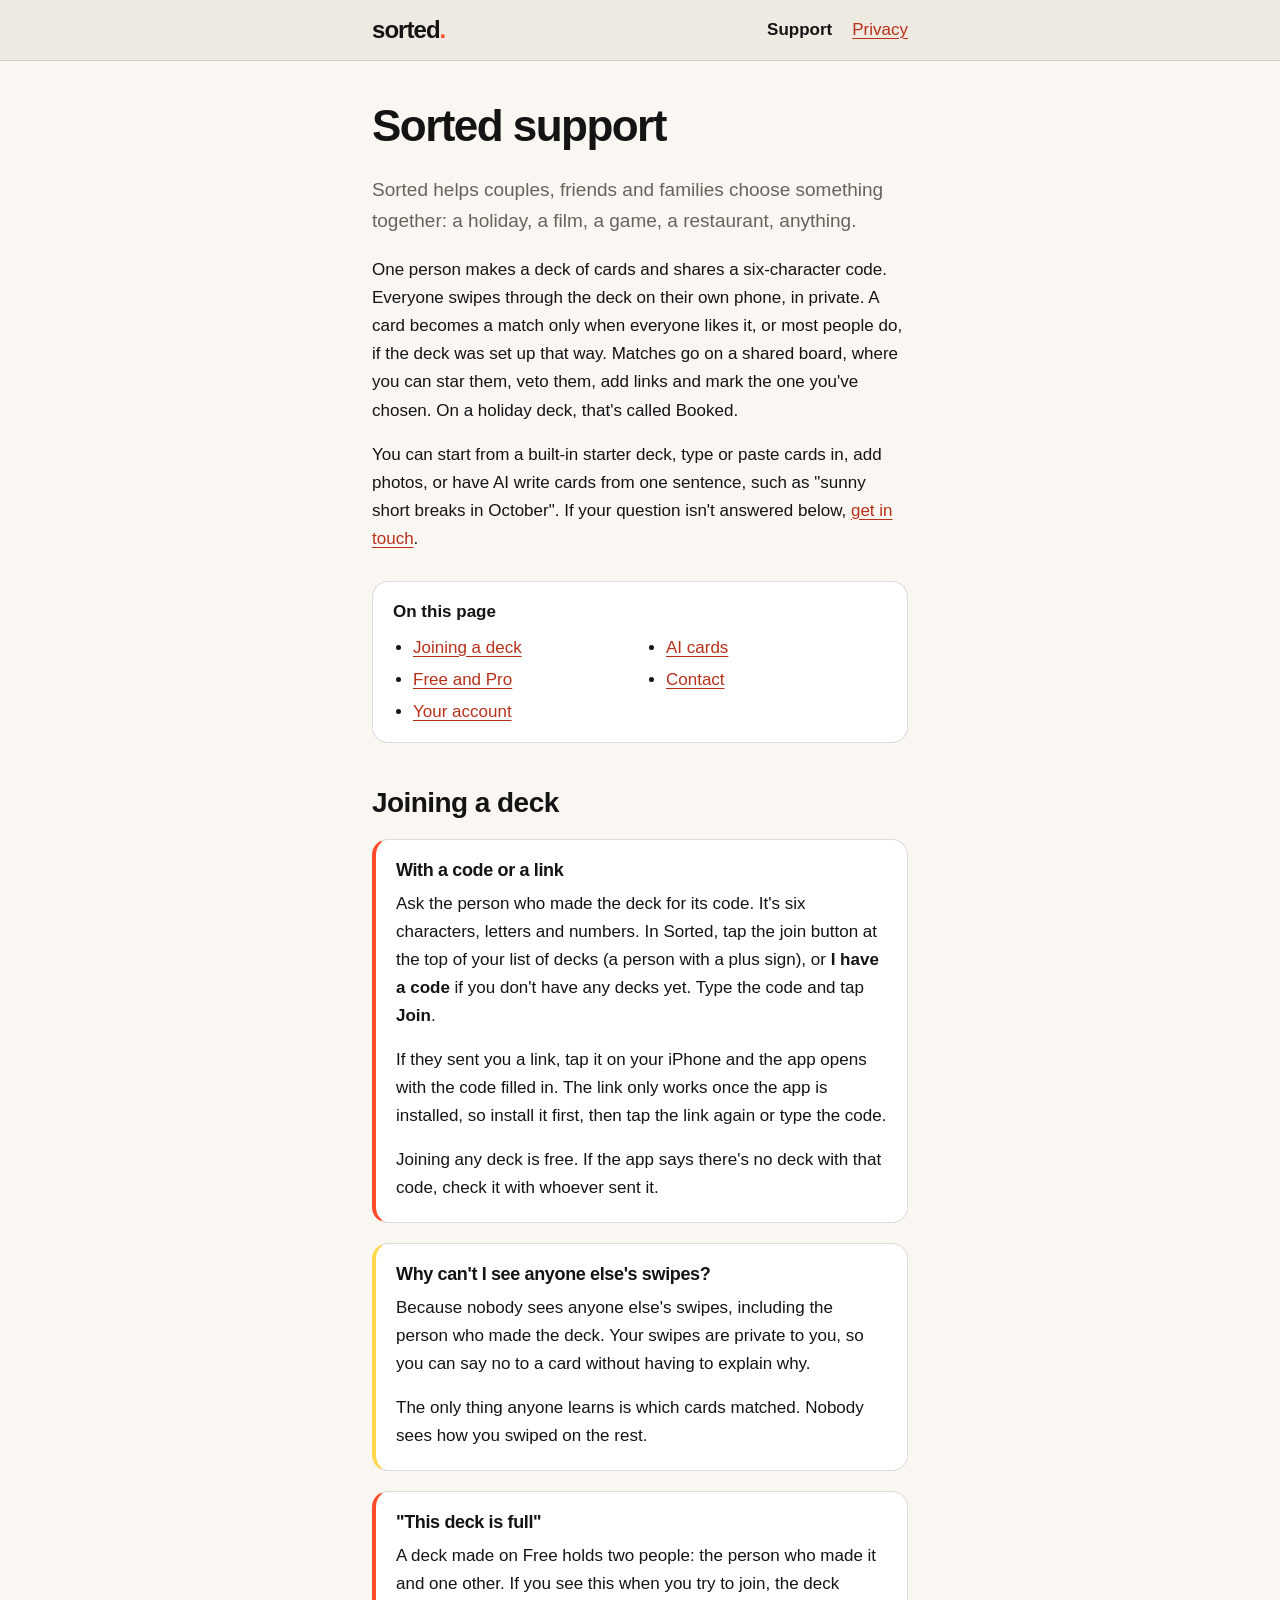
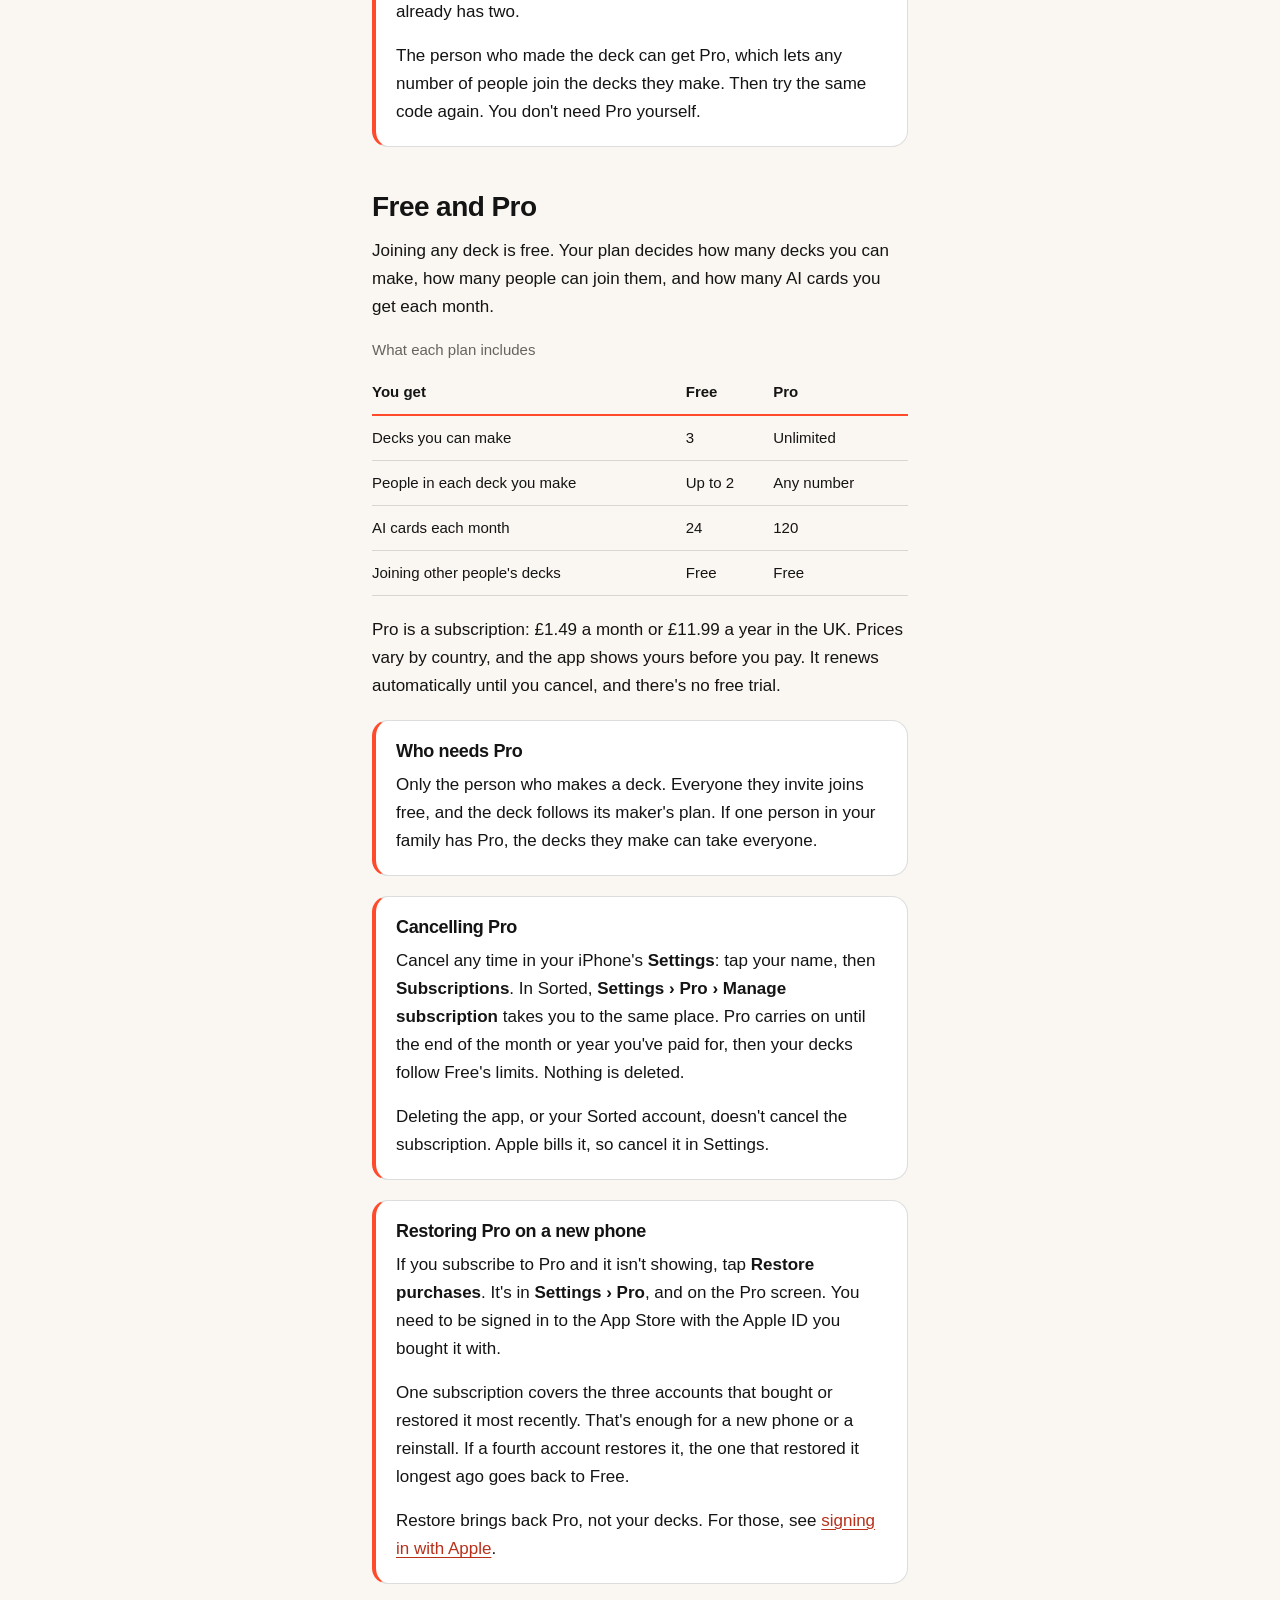
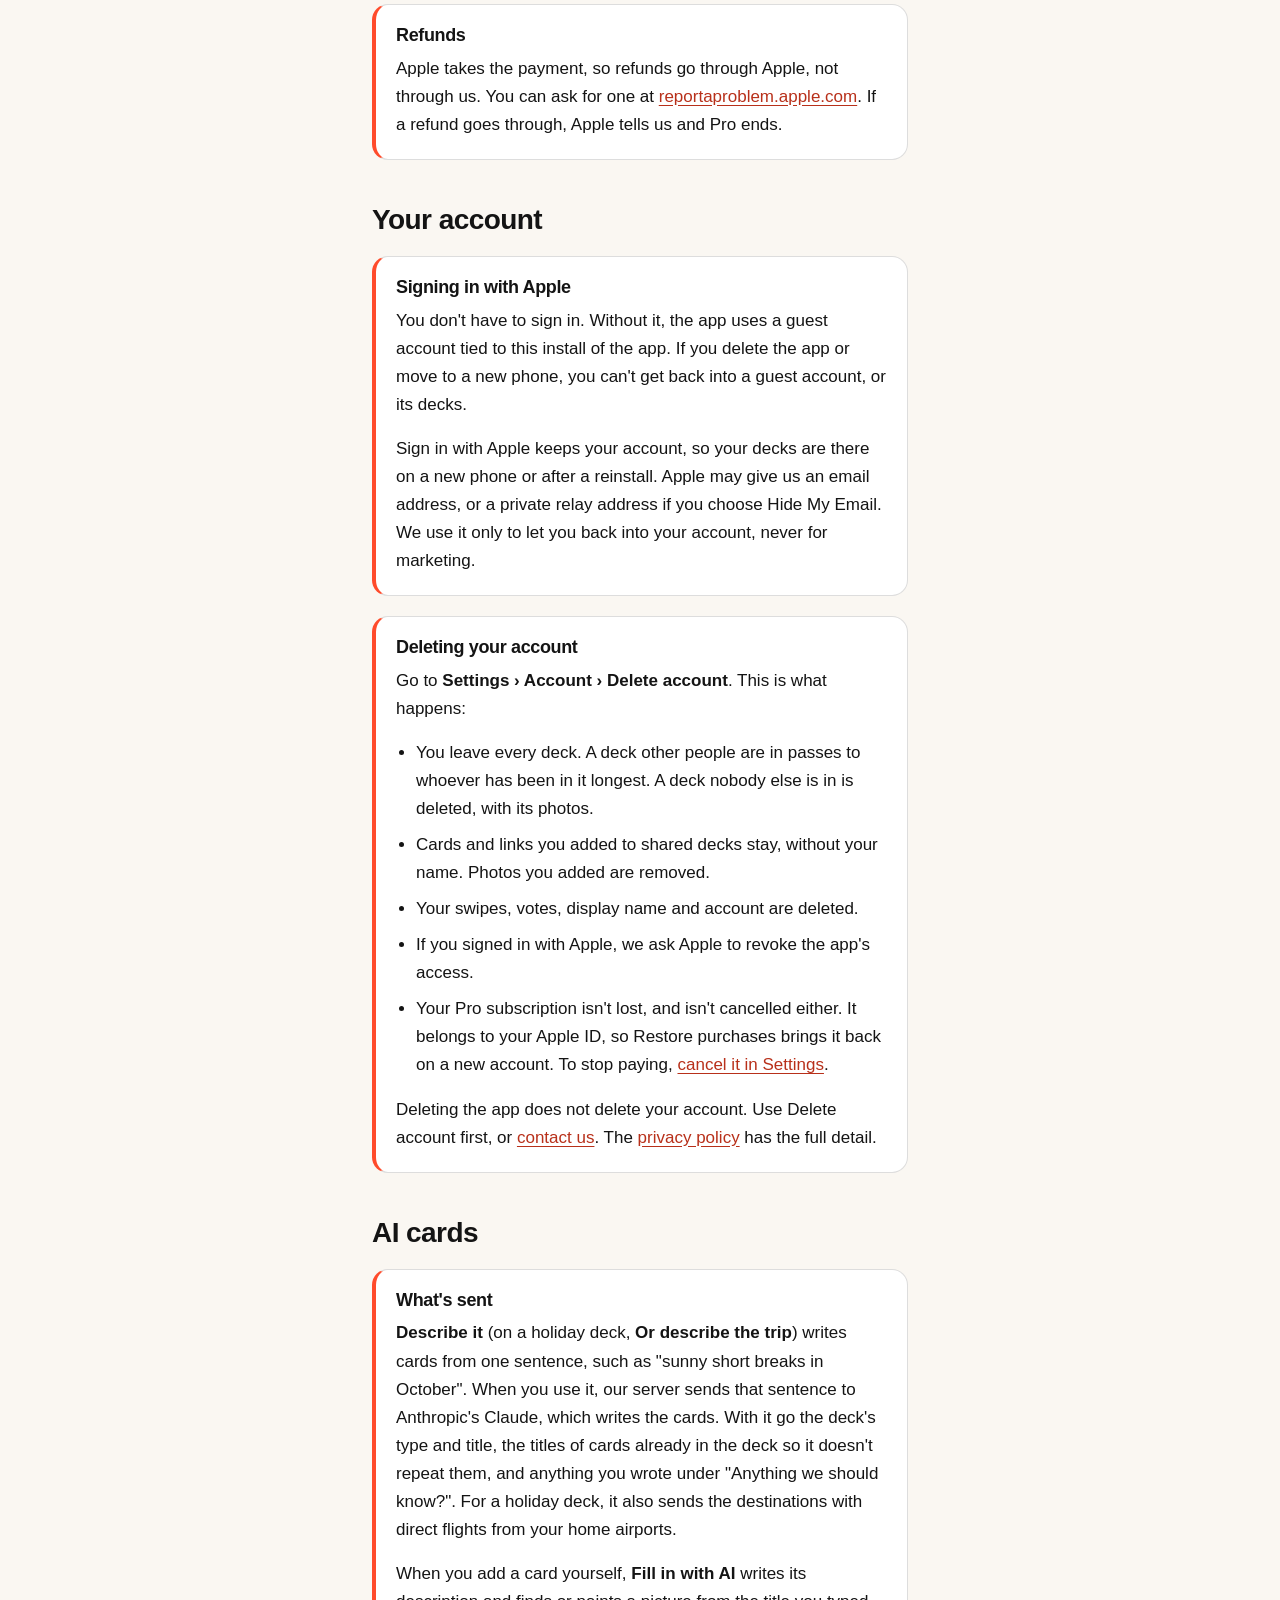
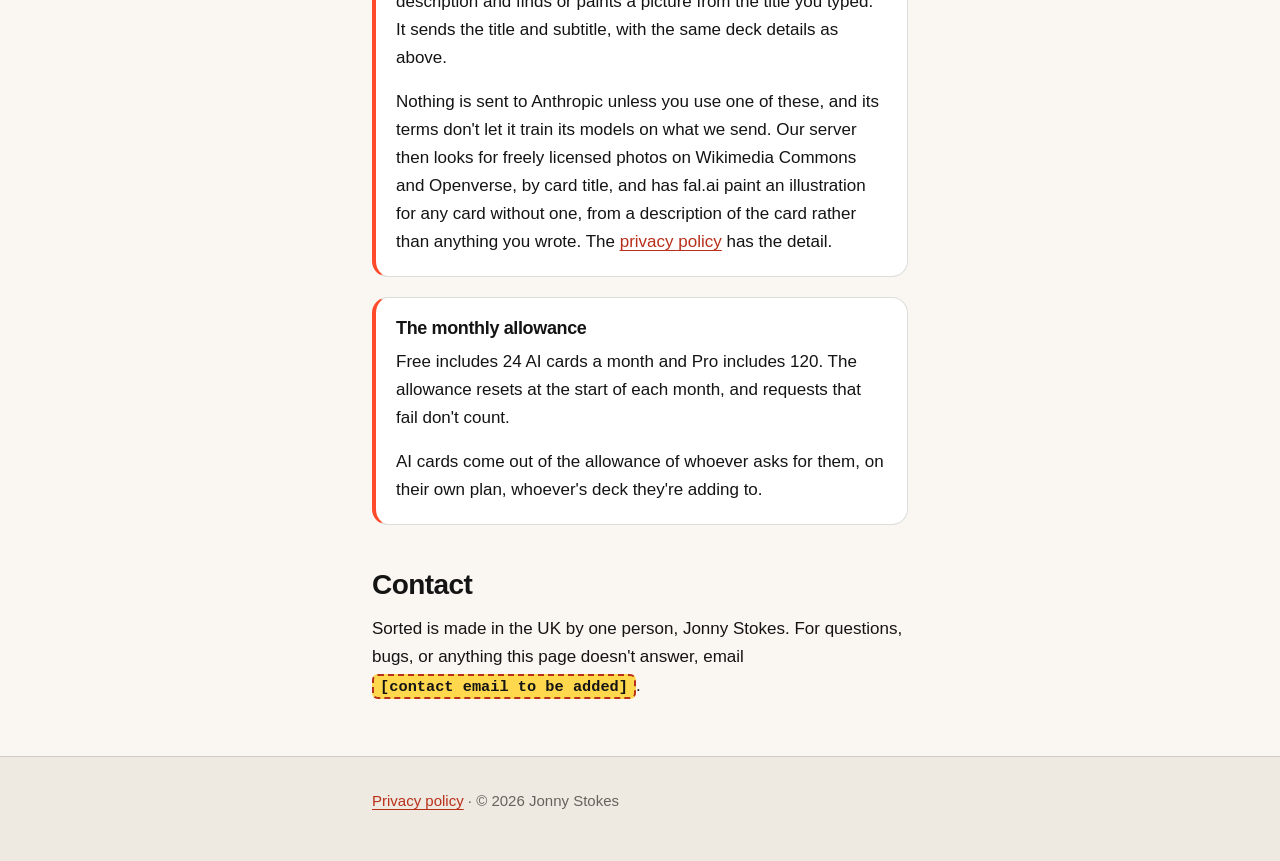
<file: index.html>
<!doctype html>
<html lang="en-GB">
<head>
<meta charset="utf-8">
<meta name="viewport" content="width=device-width, initial-scale=1">
<meta name="color-scheme" content="light dark">
<title>Sorted support</title>
<meta name="description" content="Help with Sorted for iPhone: joining a deck, private swipes, Free and Pro, restoring a purchase, refunds, your account and AI cards.">
<link rel="stylesheet" href="style.css">
</head>
<body>
<a class="skip" href="#main">Skip to content</a>

<header class="masthead">
  <div class="wrap">
    <a class="wordmark" href="index.html" aria-label="Sorted">sorted<span class="stop">.</span></a>
    <nav aria-label="Primary">
      <ul>
        <li><a href="index.html" aria-current="page">Support</a></li>
        <li><a href="privacy.html">Privacy</a></li>
      </ul>
    </nav>
  </div>
</header>

<main id="main" class="wrap">

  <h1>Sorted support</h1>
  <p class="lede">
    Sorted helps couples, friends and families choose something
    together: a holiday, a film, a game, a restaurant, anything.
  </p>
  <p>
    One person makes a deck of cards and shares a six-character code. Everyone
    swipes through the deck on their own phone, in private. A card becomes a
    match only when everyone likes it, or most people do, if the deck was set
    up that way. Matches go on a shared board, where you can star them, veto
    them, add links and mark the one you've chosen. On a holiday deck, that's
    called Booked.
  </p>
  <p>
    You can start from a built-in starter deck, type or paste cards in, add
    photos, or have AI write cards from one sentence, such as "sunny short
    breaks in October". If your question isn't answered below,
    <a href="#contact">get in touch</a>.
  </p>

  <nav class="toc" aria-label="On this page">
    <p class="toc-title">On this page</p>
    <ul>
      <li><a href="#joining">Joining a deck</a></li>
      <li><a href="#pro">Free and Pro</a></li>
      <li><a href="#account">Your account</a></li>
      <li><a href="#ai">AI cards</a></li>
      <li><a href="#contact">Contact</a></li>
    </ul>
  </nav>

  <section aria-labelledby="joining">
    <h2 id="joining">Joining a deck</h2>

    <div class="card">
      <h3 id="join-code">With a code or a link</h3>
      <p>
        Ask the person who made the deck for its code. It's six characters,
        letters and numbers. In Sorted, tap the join button at the top
        of your list of decks (a person with a plus sign), or
        <strong>I have a code</strong> if you don't have any decks yet. Type
        the code and tap <strong>Join</strong>.
      </p>
      <p>
        If they sent you a link, tap it on your iPhone and the app opens with
        the code filled in. The link only works once the app is installed, so
        install it first, then tap the link again or type the code.
      </p>
      <p>
        Joining any deck is free. If the app says there's no deck with that
        code, check it with whoever sent it.
      </p>
    </div>

    <div class="card calm">
      <h3 id="private-swipes">Why can't I see anyone else's swipes?</h3>
      <p>
        Because nobody sees anyone else's swipes, including the person who made
        the deck. Your swipes are private to you, so you can say no to a card
        without having to explain why.
      </p>
      <p>
        The only thing anyone learns is which cards matched. Nobody sees how
        you swiped on the rest.
      </p>
    </div>

    <div class="card">
      <h3 id="deck-full">"This deck is full"</h3>
      <p>
        A deck made on Free holds two people: the person who made it and one
        other. If you see this when you try to join, the deck already has two.
      </p>
      <p>
        The person who made the deck can get Pro, which lets any number of
        people join the decks they make. Then try the same code again. You
        don't need Pro yourself.
      </p>
    </div>
  </section>

  <section aria-labelledby="pro">
    <h2 id="pro">Free and Pro</h2>
    <p>
      Joining any deck is free. Your plan decides how many decks you can make,
      how many people can join them, and how many AI cards you get each month.
    </p>

    <table>
      <caption>What each plan includes</caption>
      <thead>
        <tr>
          <th scope="col">You get</th>
          <th scope="col">Free</th>
          <th scope="col">Pro</th>
        </tr>
      </thead>
      <tbody>
        <tr>
          <th scope="row">Decks you can make</th>
          <td>3</td>
          <td>Unlimited</td>
        </tr>
        <tr>
          <th scope="row">People in each deck you make</th>
          <td>Up to 2</td>
          <td>Any number</td>
        </tr>
        <tr>
          <th scope="row">AI cards each month</th>
          <td>24</td>
          <td>120</td>
        </tr>
        <tr>
          <th scope="row">Joining other people's decks</th>
          <td>Free</td>
          <td>Free</td>
        </tr>
      </tbody>
    </table>

    <p>
      Pro is a subscription: £1.49 a month or £11.99 a year in the UK. Prices
      vary by country, and the app shows yours before you pay. It renews
      automatically until you cancel, and there's no free trial.
    </p>

    <div class="card">
      <h3 id="pro-who">Who needs Pro</h3>
      <p>
        Only the person who makes a deck. Everyone they invite joins free, and
        the deck follows its maker's plan. If one person in your family has
        Pro, the decks they make can take everyone.
      </p>
    </div>

    <div class="card">
      <h3 id="cancel">Cancelling Pro</h3>
      <p>
        Cancel any time in your iPhone's <strong>Settings</strong>: tap your
        name, then <strong>Subscriptions</strong>. In Sorted,
        <strong>Settings › Pro › Manage subscription</strong> takes you to the
        same place. Pro carries on until the end of the month or year you've
        paid for, then your decks follow Free's limits. Nothing is deleted.
      </p>
      <p>
        Deleting the app, or your Sorted account, doesn't cancel the
        subscription. Apple bills it, so cancel it in Settings.
      </p>
    </div>

    <div class="card">
      <h3 id="restore">Restoring Pro on a new phone</h3>
      <p>
        If you subscribe to Pro and it isn't showing, tap
        <strong>Restore purchases</strong>. It's in
        <strong>Settings › Pro</strong>, and on the Pro screen. You need to be
        signed in to the App Store with the Apple ID you bought it with.
      </p>
      <p>
        One subscription covers the three accounts that bought or restored it
        most recently. That's enough for a new phone or a reinstall. If a fourth
        account restores it, the one that restored it longest ago goes back to
        Free.
      </p>
      <p>
        Restore brings back Pro, not your decks. For those, see
        <a href="#sign-in">signing in with Apple</a>.
      </p>
    </div>

    <div class="card">
      <h3 id="refunds">Refunds</h3>
      <p>
        Apple takes the payment, so refunds go through Apple, not through us.
        You can ask for one at
        <a href="https://reportaproblem.apple.com">reportaproblem.apple.com</a>.
        If a refund goes through, Apple tells us and Pro ends.
      </p>
    </div>
  </section>

  <section aria-labelledby="account">
    <h2 id="account">Your account</h2>

    <div class="card">
      <h3 id="sign-in">Signing in with Apple</h3>
      <p>
        You don't have to sign in. Without it, the app uses a guest account
        tied to this install of the app. If you delete the app or move to a new
        phone, you can't get back into a guest account, or its decks.
      </p>
      <p>
        Sign in with Apple keeps your account, so your decks are there on a new
        phone or after a reinstall. Apple may give us an email address, or a
        private relay address if you choose Hide My Email. We use it only to
        let you back into your account, never for marketing.
      </p>
    </div>

    <div class="card">
      <h3 id="delete">Deleting your account</h3>
      <p>Go to <strong>Settings › Account › Delete account</strong>. This is what happens:</p>
      <ul>
        <li>
          You leave every deck. A deck other people are in passes to whoever
          has been in it longest. A deck nobody else is in is deleted, with its
          photos.
        </li>
        <li>
          Cards and links you added to shared decks stay, without your name.
          Photos you added are removed.
        </li>
        <li>Your swipes, votes, display name and account are deleted.</li>
        <li>If you signed in with Apple, we ask Apple to revoke the app's access.</li>
        <li>
          Your Pro subscription isn't lost, and isn't cancelled either. It
          belongs to your Apple ID, so Restore purchases brings it back on a new
          account. To stop paying, <a href="#cancel">cancel it in Settings</a>.
        </li>
      </ul>
      <p>
        Deleting the app does not delete your account. Use Delete account
        first, or <a href="#contact">contact us</a>. The
        <a href="privacy.html#delete">privacy policy</a> has the full detail.
      </p>
    </div>
  </section>

  <section aria-labelledby="ai">
    <h2 id="ai">AI cards</h2>

    <div class="card">
      <h3 id="ai-sent">What's sent</h3>
      <p>
        <strong>Describe it</strong> (on a holiday deck,
        <strong>Or describe the trip</strong>) writes cards from one sentence,
        such as "sunny short breaks in October". When you use it, our server
        sends that sentence to Anthropic's Claude, which writes the cards. With
        it go the deck's type and title, the titles of cards already in the
        deck so it doesn't repeat them, and anything you wrote under "Anything
        we should know?". For a holiday deck, it also sends the destinations
        with direct flights from your home airports.
      </p>
      <p>
        When you add a card yourself, <strong>Fill in with AI</strong> writes
        its description and finds or paints a picture from the title you typed.
        It sends the title and subtitle, with the same deck details as above.
      </p>
      <p>
        Nothing is sent to Anthropic unless you use one of these, and its terms
        don't let it train its models on what we send. Our server then looks
        for freely licensed photos on Wikimedia Commons and Openverse, by card
        title, and has fal.ai paint an illustration for any card without one,
        from a description of the card rather than anything you wrote. The
        <a href="privacy.html#ai">privacy policy</a> has the detail.
      </p>
    </div>

    <div class="card">
      <h3 id="ai-allowance">The monthly allowance</h3>
      <p>
        Free includes 24 AI cards a month and Pro includes 120. The allowance
        resets at the start of each month, and requests that fail don't count.
      </p>
      <p>
        AI cards come out of the allowance of whoever asks for them, on their
        own plan, whoever's deck they're adding to.
      </p>
    </div>
  </section>

  <section aria-labelledby="contact">
    <h2 id="contact">Contact</h2>
    <p>
      Sorted is made in the UK by one person, Jonny Stokes. For
      questions, bugs, or anything this page doesn't answer, email
      <!-- TODO: real contact email before public release -->
      <span class="placeholder">[contact email to be added]</span>.
    </p>
  </section>

</main>

<footer>
  <div class="wrap">
    <p><a href="privacy.html">Privacy policy</a> &middot; &copy; 2026 Jonny Stokes</p>
  </div>
</footer>

</body>
</html>
</file>
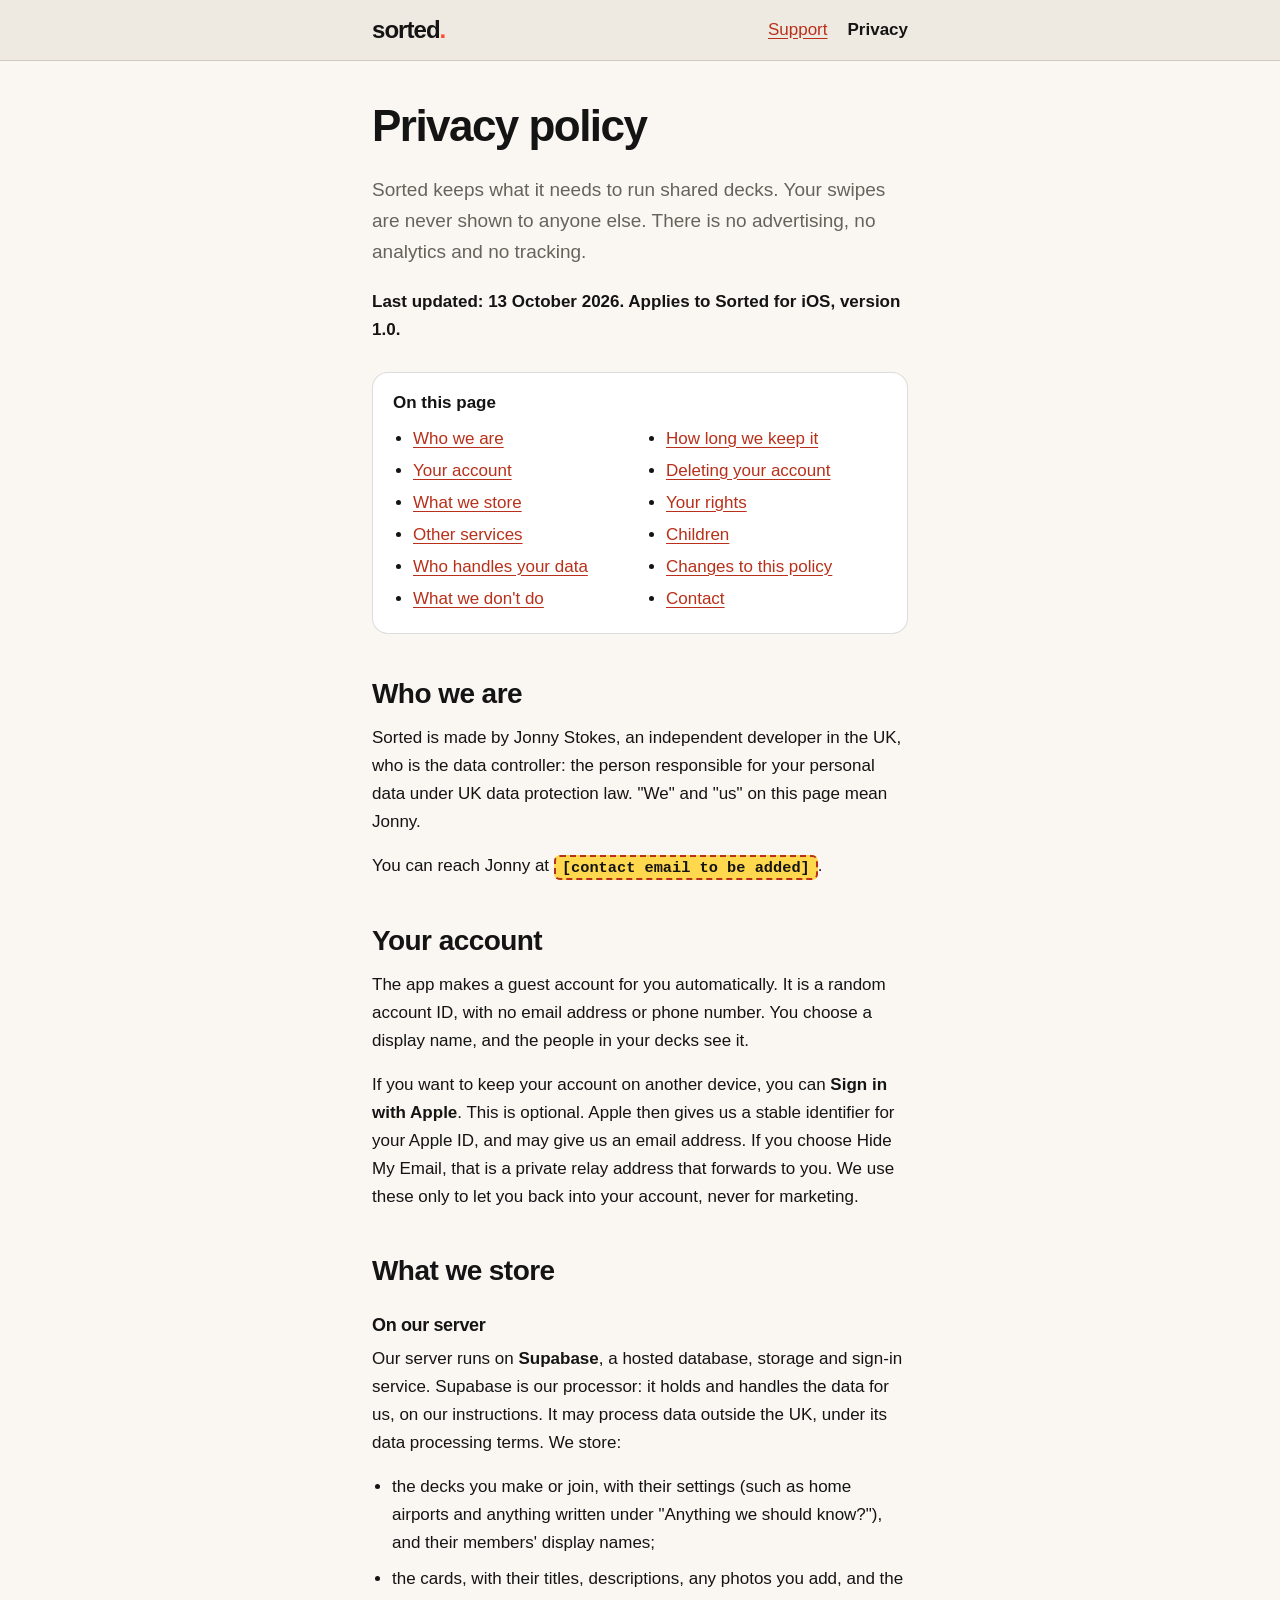
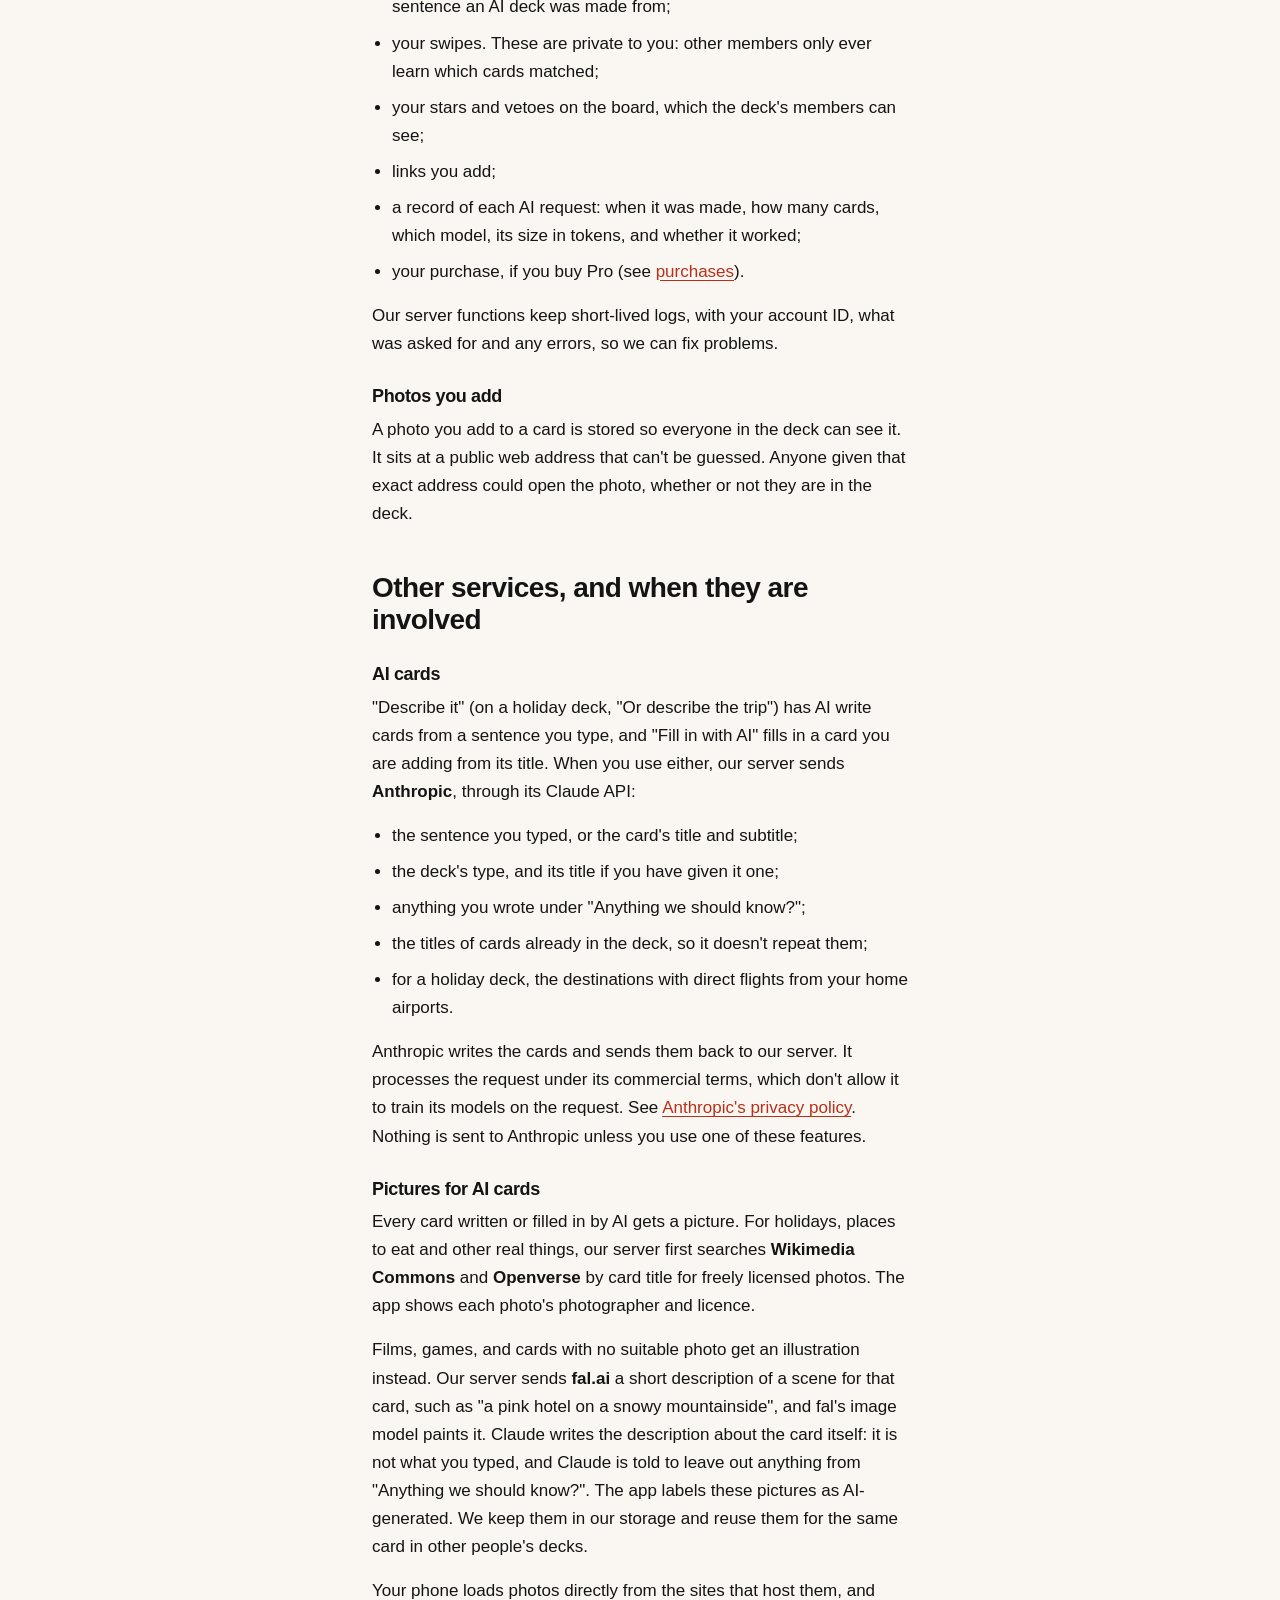
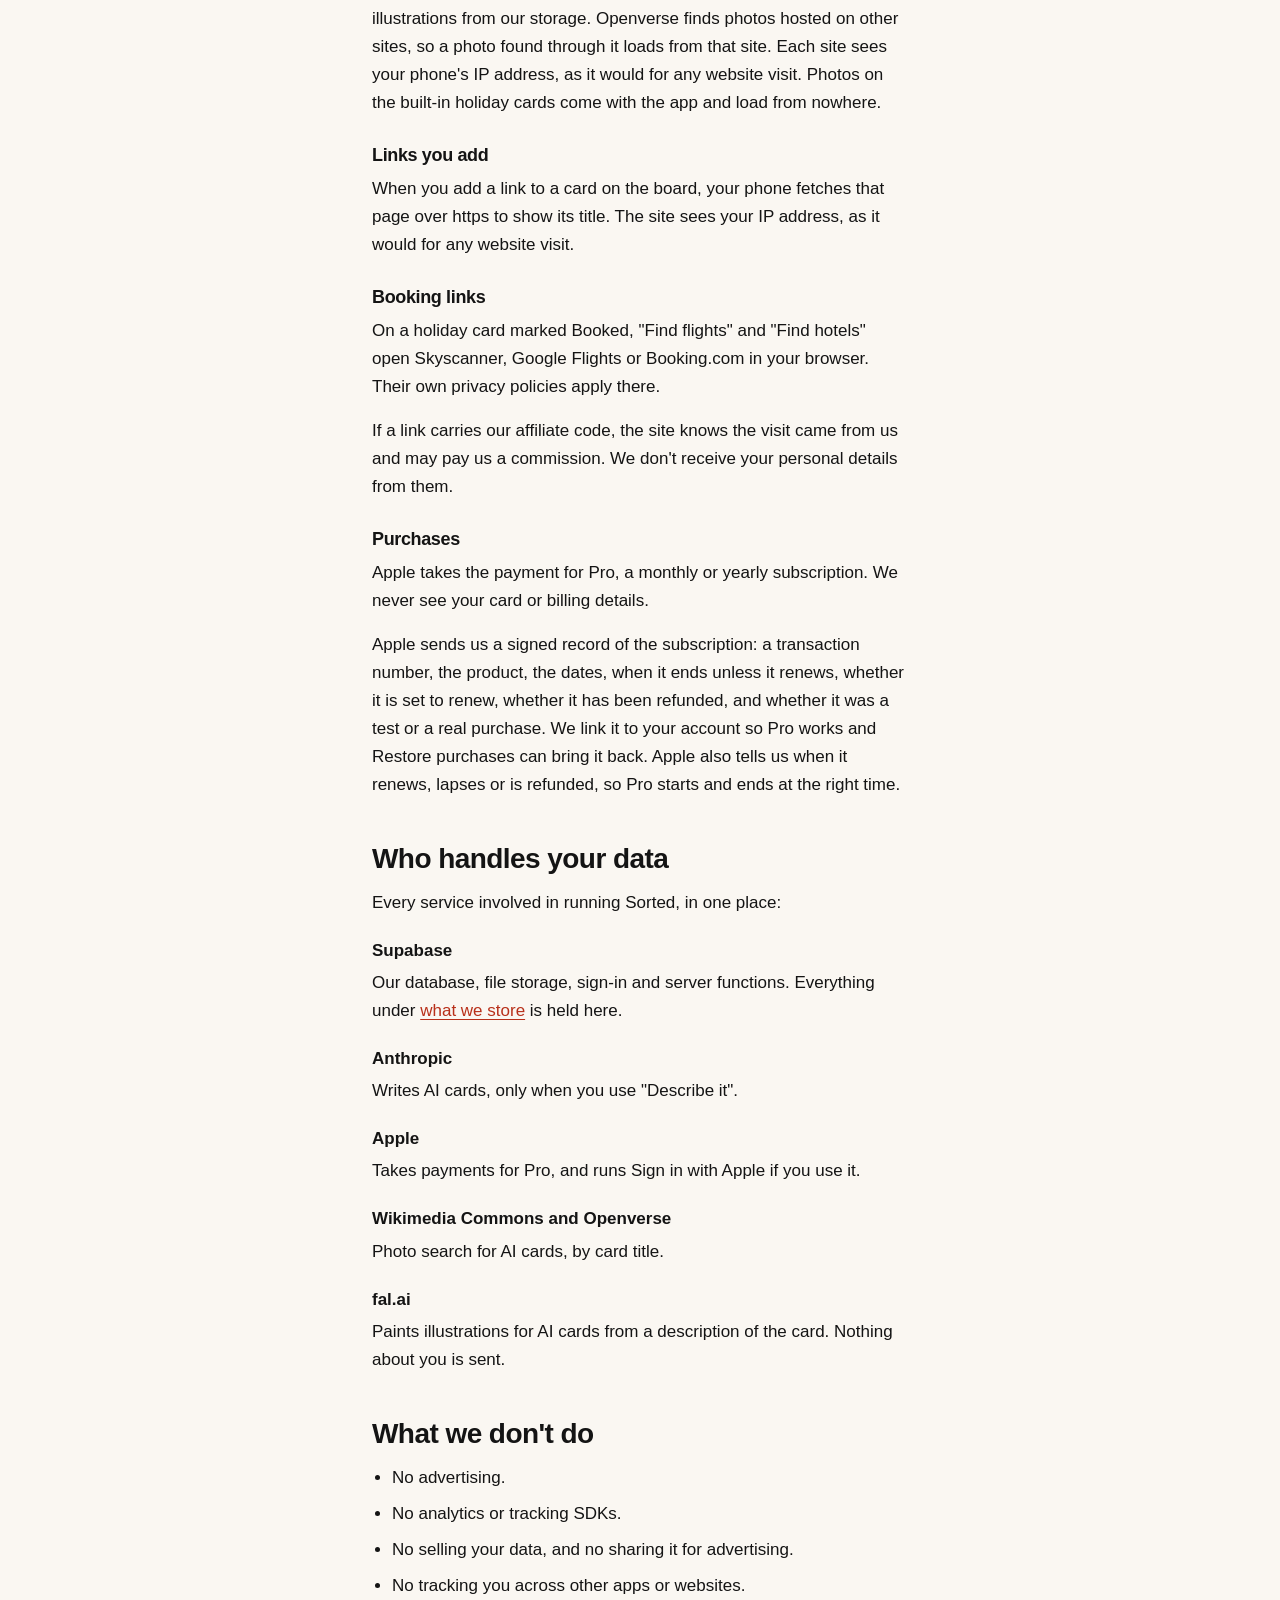
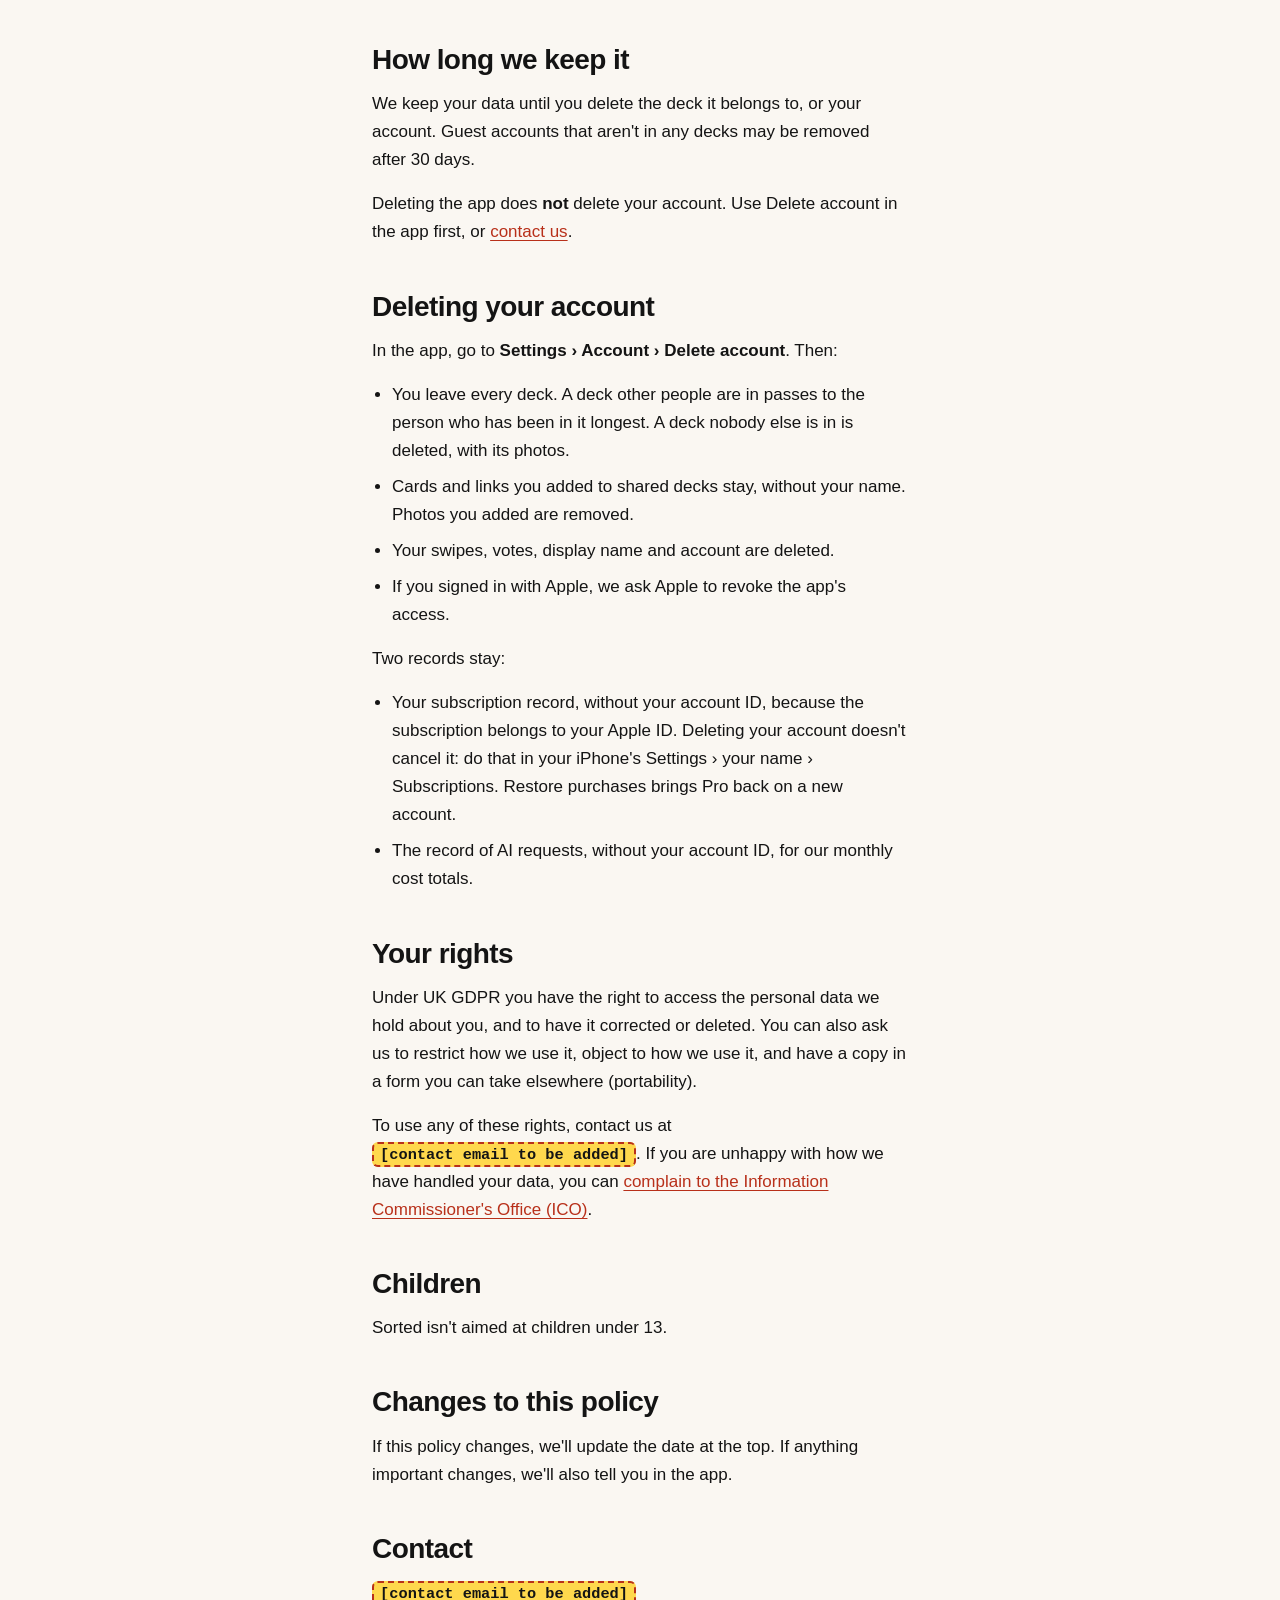
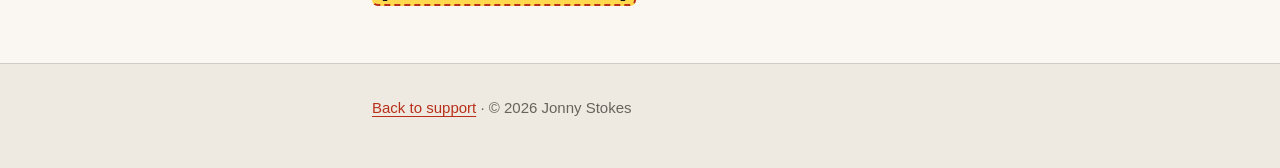
<file: privacy.html>
<!doctype html>
<html lang="en-GB">
<head>
<meta charset="utf-8">
<meta name="viewport" content="width=device-width, initial-scale=1">
<meta name="color-scheme" content="light dark">
<title>Sorted privacy policy</title>
<meta name="description" content="What Sorted stores, who else handles it, how long it is kept and how to delete it. No advertising, no analytics, no tracking, and your swipes are never shown to anyone else.">
<link rel="stylesheet" href="style.css">
</head>
<body>
<a class="skip" href="#main">Skip to content</a>

<header class="masthead">
  <div class="wrap">
    <a class="wordmark" href="index.html" aria-label="Sorted">sorted<span class="stop">.</span></a>
    <nav aria-label="Primary">
      <ul>
        <li><a href="index.html">Support</a></li>
        <li><a href="privacy.html" aria-current="page">Privacy</a></li>
      </ul>
    </nav>
  </div>
</header>

<main id="main" class="wrap">

  <h1>Privacy policy</h1>
  <p class="lede">
    Sorted keeps what it needs to run shared decks. Your swipes are
    never shown to anyone else. There is no advertising, no analytics and no
    tracking.
  </p>
  <p class="updated">Last updated: 13 October 2026. Applies to Sorted for iOS, version 1.0.</p>

  <nav class="toc" aria-label="On this page">
    <p class="toc-title">On this page</p>
    <ul>
      <li><a href="#who">Who we are</a></li>
      <li><a href="#account">Your account</a></li>
      <li><a href="#stored">What we store</a></li>
      <li><a href="#other-services">Other services</a></li>
      <li><a href="#services">Who handles your data</a></li>
      <li><a href="#not">What we don't do</a></li>
      <li><a href="#retention">How long we keep it</a></li>
      <li><a href="#delete">Deleting your account</a></li>
      <li><a href="#rights">Your rights</a></li>
      <li><a href="#children">Children</a></li>
      <li><a href="#changes">Changes to this policy</a></li>
      <li><a href="#contact">Contact</a></li>
    </ul>
  </nav>

  <h2 id="who">Who we are</h2>
  <p>
    Sorted is made by Jonny Stokes, an independent developer in the
    UK, who is the data controller: the person responsible for your personal
    data under UK data protection law. "We" and "us" on this page mean Jonny.
  </p>
  <p>
    You can reach Jonny at
    <!-- TODO: real contact email before public release -->
    <span class="placeholder">[contact email to be added]</span>.
  </p>

  <h2 id="account">Your account</h2>
  <p>
    The app makes a guest account for you automatically. It is a random
    account ID, with no email address or phone number. You choose a display
    name, and the people in your decks see it.
  </p>
  <p>
    If you want to keep your account on another device, you can
    <strong>Sign in with Apple</strong>. This is optional. Apple then gives us
    a stable identifier for your Apple ID, and may give us an email address.
    If you choose Hide My Email, that is a private relay address that forwards
    to you. We use these only to let you back into your account, never for
    marketing.
  </p>

  <h2 id="stored">What we store</h2>

  <h3 id="server">On our server</h3>
  <p>
    Our server runs on <strong>Supabase</strong>, a hosted database, storage
    and sign-in service. Supabase is our processor: it holds and handles the
    data for us, on our instructions. It may process data outside the UK,
    under its data processing terms. We store:
  </p>
  <ul>
    <li>
      the decks you make or join, with their settings (such as home airports
      and anything written under "Anything we should know?"), and their
      members' display names;
    </li>
    <li>
      the cards, with their titles, descriptions, any photos you add, and the
      sentence an AI deck was made from;
    </li>
    <li>
      your swipes. These are private to you: other members only ever learn
      which cards matched;
    </li>
    <li>your stars and vetoes on the board, which the deck's members can see;</li>
    <li>links you add;</li>
    <li>
      a record of each AI request: when it was made, how many cards, which
      model, its size in tokens, and whether it worked;
    </li>
    <li>your purchase, if you buy Pro (see <a href="#purchases">purchases</a>).</li>
  </ul>
  <p>
    Our server functions keep short-lived logs, with your account ID, what was
    asked for and any errors, so we can fix problems.
  </p>

  <h3 id="photos">Photos you add</h3>
  <p>
    A photo you add to a card is stored so everyone in the deck can see it. It
    sits at a public web address that can't be guessed. Anyone given that
    exact address could open the photo, whether or not they are in the deck.
  </p>

  <h2 id="other-services">Other services, and when they are involved</h2>

  <h3 id="ai">AI cards</h3>
  <p>
    "Describe it" (on a holiday deck, "Or describe the trip") has AI write
    cards from a sentence you type, and "Fill in with AI" fills in a card you
    are adding from its title. When you use either, our server sends
    <strong>Anthropic</strong>, through its Claude API:
  </p>
  <ul>
    <li>the sentence you typed, or the card's title and subtitle;</li>
    <li>the deck's type, and its title if you have given it one;</li>
    <li>anything you wrote under "Anything we should know?";</li>
    <li>the titles of cards already in the deck, so it doesn't repeat them;</li>
    <li>for a holiday deck, the destinations with direct flights from your home airports.</li>
  </ul>
  <p>
    Anthropic writes the cards and sends them back to our server. It processes
    the request under its commercial terms, which don't allow it to train its
    models on the request. See
    <a href="https://www.anthropic.com/legal/privacy">Anthropic's privacy policy</a>.
    Nothing is sent to Anthropic unless you use one of these features.
  </p>

  <h3 id="photo-search">Pictures for AI cards</h3>
  <p>
    Every card written or filled in by AI gets a picture. For holidays, places to eat and
    other real things, our server first searches
    <strong>Wikimedia Commons</strong> and <strong>Openverse</strong> by card
    title for freely licensed photos. The app shows each photo's photographer
    and licence.
  </p>
  <p>
    Films, games, and cards with no suitable photo get an illustration
    instead. Our server sends <strong>fal.ai</strong> a short description of
    a scene for that card, such as "a pink hotel on a snowy mountainside",
    and fal's image model paints it. Claude writes the description about the
    card itself: it is not what you typed, and Claude is told to leave out
    anything from "Anything we should know?". The app labels these pictures
    as AI-generated. We keep them in our storage and reuse them for the same
    card in other people's decks.
  </p>
  <p>
    Your phone loads photos directly from the sites that host them, and
    illustrations from our storage. Openverse finds photos hosted on other
    sites, so a photo found through it loads from that site. Each site sees
    your phone's IP address, as it would for any website visit. Photos on the
    built-in holiday cards come with the app and load from nowhere.
  </p>

  <h3 id="links">Links you add</h3>
  <p>
    When you add a link to a card on the board, your phone fetches that page
    over https to show its title. The site sees your IP address, as it would
    for any website visit.
  </p>

  <h3 id="booking">Booking links</h3>
  <p>
    On a holiday card marked Booked, "Find flights" and "Find hotels" open
    Skyscanner, Google Flights or Booking.com in your browser. Their own
    privacy policies apply there.
  </p>
  <p>
    If a link carries our affiliate code, the site knows the visit came from
    us and may pay us a commission. We don't receive your personal details from
    them.
  </p>

  <h3 id="purchases">Purchases</h3>
  <p>
    Apple takes the payment for Pro, a monthly or yearly subscription. We never
    see your card or billing details.
  </p>
  <p>
    Apple sends us a signed record of the subscription: a transaction number,
    the product, the dates, when it ends unless it renews, whether it is set to
    renew, whether it has been refunded, and whether it was a test or a real
    purchase. We link it to your account so Pro works and Restore purchases can
    bring it back. Apple also tells us when it renews, lapses or is refunded,
    so Pro starts and ends at the right time.
  </p>

  <h2 id="services">Who handles your data</h2>
  <p>Every service involved in running Sorted, in one place:</p>
  <dl>
    <dt>Supabase</dt>
    <dd>
      Our database, file storage, sign-in and server functions. Everything
      under <a href="#stored">what we store</a> is held here.
    </dd>

    <dt>Anthropic</dt>
    <dd>Writes AI cards, only when you use "Describe it".</dd>

    <dt>Apple</dt>
    <dd>Takes payments for Pro, and runs Sign in with Apple if you use it.</dd>

    <dt>Wikimedia Commons and Openverse</dt>
    <dd>Photo search for AI cards, by card title.</dd>

    <dt>fal.ai</dt>
    <dd>Paints illustrations for AI cards from a description of the card. Nothing about you is sent.</dd>
  </dl>

  <h2 id="not">What we don't do</h2>
  <ul>
    <li>No advertising.</li>
    <li>No analytics or tracking SDKs.</li>
    <li>No selling your data, and no sharing it for advertising.</li>
    <li>No tracking you across other apps or websites.</li>
  </ul>

  <h2 id="retention">How long we keep it</h2>
  <p>
    We keep your data until you delete the deck it belongs to, or your
    account. Guest accounts that aren't in any decks may be removed after 30
    days.
  </p>
  <p>
    Deleting the app does <strong>not</strong> delete your account. Use
    Delete account in the app first, or <a href="#contact">contact us</a>.
  </p>

  <h2 id="delete">Deleting your account</h2>
  <p>In the app, go to <strong>Settings › Account › Delete account</strong>. Then:</p>
  <ul>
    <li>
      You leave every deck. A deck other people are in passes to the person
      who has been in it longest. A deck nobody else is in is deleted, with its
      photos.
    </li>
    <li>
      Cards and links you added to shared decks stay, without your name. Photos
      you added are removed.
    </li>
    <li>Your swipes, votes, display name and account are deleted.</li>
    <li>If you signed in with Apple, we ask Apple to revoke the app's access.</li>
  </ul>
  <p>Two records stay:</p>
  <ul>
    <li>
      Your subscription record, without your account ID, because the
      subscription belongs to your Apple ID. Deleting your account doesn't
      cancel it: do that in your iPhone's Settings › your name › Subscriptions.
      Restore purchases brings Pro back on a new account.
    </li>
    <li>
      The record of AI requests, without your account ID, for our monthly cost
      totals.
    </li>
  </ul>

  <h2 id="rights">Your rights</h2>
  <p>
    Under UK GDPR you have the right to access the personal data we hold about
    you, and to have it corrected or deleted. You can also ask us to restrict
    how we use it, object to how we use it, and have a copy in a form you can
    take elsewhere (portability).
  </p>
  <p>
    To use any of these rights, contact us at
    <!-- TODO: real contact email before public release -->
    <span class="placeholder">[contact email to be added]</span>.
    If you are unhappy with how we have handled your data, you can
    <a href="https://ico.org.uk/make-a-complaint/">complain to the Information Commissioner's Office (ICO)</a>.
  </p>

  <h2 id="children">Children</h2>
  <p>Sorted isn't aimed at children under 13.</p>

  <h2 id="changes">Changes to this policy</h2>
  <p>
    If this policy changes, we'll update the date at the top. If anything
    important changes, we'll also tell you in the app.
  </p>

  <h2 id="contact">Contact</h2>
  <p>
    <!-- TODO: real contact email before public release -->
    <span class="placeholder">[contact email to be added]</span>
  </p>

</main>

<footer>
  <div class="wrap">
    <p><a href="index.html">Back to support</a> &middot; &copy; 2026 Jonny Stokes</p>
  </div>
</footer>

</body>
</html>
</file>
<file: style.css>
/* Sorted support site.
   Vanilla CSS, mobile first, no build step, no framework, no web fonts.

   Colours come from the app's Theme.swift (paper, paperDeep, card, ink,
   muted, red, yellow), so the site and the app look like the same thing.
   Two are adjusted for text in light mode, because the masthead and footer
   sit on the darker paperDeep:

   - Links and the focus ring use red #b8301a, a little deeper than the
     app's text red #c9361a, which is 4.35:1 on paperDeep and fails AA.
   - Secondary text uses grey #67625c rather than the app's #6e6963, which
     is 4.54:1 on paperDeep: a pass, but with no room to spare.

   WCAG 2 contrast ratios, on paper (page), card (boxes) and paperDeep
   (masthead and footer):

     Light                    paper    card    deep
     ink        #141414       17.24   18.42   15.38
     secondary  #67625c        5.65    6.04    5.04
     accent     #b8301a        5.65    6.04    5.04

     Dark                     paper    card    deep
     ink        #faf7f2       17.24   15.41   16.11
     secondary  #a39e98        6.93    6.20    6.48
     accent     #ff7a5e        7.19    6.43    6.72

   The contact placeholder is ink #141414 on yellow #ffd84d in both
   schemes: 13.32:1. The skip link is ink on card. The focus ring is the
   accent, so it is at least 5.04:1 against anything it can sit on, above
   the 3:1 needed for non-text. Brand red #ff4b2b is 3.12:1 on paper and
   yellow 1.29:1, so they only ever appear as the wordmark's full stop and
   decorative borders, never as text. Every text pair is at or above 4.5:1,
   in both schemes. */

:root {
  color-scheme: light dark;
  --bg: #faf7f2;
  --bg-deep: #efeae1;
  --surface: #ffffff;
  --ink: #141414;
  --secondary: #67625c;
  --accent: #b8301a;
  --red: #ff4b2b;
  --yellow: #ffd84d;
  --night-ink: #141414;
  /* Hairlines are ink at low opacity, as the app draws its outlines. */
  --border: rgba(20, 20, 20, 0.14);
  --radius: 16px;
  --measure: 36rem;
  --ui: -apple-system, BlinkMacSystemFont, "Segoe UI", Roboto, sans-serif;
}

@media (prefers-color-scheme: dark) {
  :root {
    --bg: #141414;
    --bg-deep: #1c1b19;
    --surface: #201f1d;
    --ink: #faf7f2;
    --secondary: #a39e98;
    --accent: #ff7a5e;
    --border: rgba(250, 247, 242, 0.14);
  }
}

*, *::before, *::after { box-sizing: border-box; }

html { -webkit-text-size-adjust: 100%; text-size-adjust: 100%; }

body {
  margin: 0;
  background: var(--bg);
  color: var(--ink);
  font: 400 1.0625rem/1.65 var(--ui);
}

/* Headings are heavy and tight, after the app's Bricolage Grotesque, but
   in the system face: the site loads no fonts. */
h1, h2, h3 { line-height: 1.15; margin: 0 0 0.5em; font-weight: 800; letter-spacing: -0.02em; }
h1 { font-size: clamp(2rem, 8vw, 2.75rem); letter-spacing: -0.035em; }
h2 { font-size: clamp(1.4rem, 5vw, 1.75rem); margin-top: 2.75rem; }
h3 { font-size: 1.125rem; margin-top: 1.75rem; }
p { margin: 0 0 1rem; }
ul { margin: 0 0 1rem; padding-left: 1.25rem; }
li { margin-bottom: 0.5rem; }

a { color: var(--accent); text-underline-offset: 0.2em; }
a:hover { text-decoration-thickness: 2px; }

/* A visible focus ring everywhere, and never removed. */
:focus-visible {
  outline: 3px solid var(--accent);
  outline-offset: 3px;
  border-radius: 4px;
}

.skip {
  position: absolute;
  left: -9999px;
  top: 0;
  background: var(--surface);
  color: var(--ink);
  padding: 0.75rem 1rem;
  z-index: 10;
}
.skip:focus { left: 0.5rem; top: 0.5rem; }

.wrap {
  max-width: var(--measure);
  margin: 0 auto;
  padding: 0 1.25rem;
}

/* padding-block, not padding: the shorthand would wipe out .wrap's side
   padding and push the text against the edge of a phone screen. */
main.wrap { padding-block-start: 2.5rem; }

/* Header */

.masthead {
  background: var(--bg-deep);
  border-bottom: 1px solid var(--border);
  padding: 0.5rem 0;
}

.masthead .wrap {
  display: flex;
  flex-wrap: wrap;
  gap: 0 1.5rem;
  align-items: center;
  justify-content: space-between;
}

/* "sorted." in ink, with the full stop in brand red as on the icon. */
.wordmark {
  display: inline-flex;
  align-items: center;
  min-height: 44px;
  font: 800 1.5rem/1 var(--ui);
  letter-spacing: -0.04em;
  color: var(--ink);
  text-decoration: none;
}
.wordmark .stop { color: var(--red); }

/* Scoped to the masthead, so the contents list on each page stays a list. */
.masthead ul { display: flex; gap: 1.25rem; list-style: none; margin: 0; padding: 0; }
.masthead li { margin: 0; }
.masthead nav a { display: inline-flex; align-items: center; min-height: 44px; }
.masthead nav a[aria-current="page"] {
  color: var(--ink);
  font-weight: 600;
  text-decoration: none;
}

/* Intro */

.lede {
  font-size: 1.1875rem;
  color: var(--secondary);
  margin-bottom: 1.25rem;
}

.updated { font-weight: 600; }

/* Contents list */

.toc {
  background: var(--surface);
  border: 1px solid var(--border);
  border-radius: var(--radius);
  padding: 1rem 1.25rem;
  margin: 1.75rem 0 0;
}
.toc-title { font-weight: 600; margin-bottom: 0.5rem; }
.toc ul { margin: 0; }
.toc li { margin-bottom: 0.25rem; break-inside: avoid; }

@media (min-width: 34rem) {
  .toc ul { columns: 2; column-gap: 2rem; }
}

/* Cards */

.card {
  background: var(--surface);
  border: 1px solid var(--border);
  border-left: 4px solid var(--red);
  border-radius: var(--radius);
  padding: 1.25rem;
  margin: 1.25rem 0;
}
.card.calm { border-left-color: var(--yellow); }
.card h3 { margin-top: 0; }
.card > :last-child { margin-bottom: 0; }

/* Plan table */

table {
  width: 100%;
  border-collapse: collapse;
  margin: 1rem 0 1.25rem;
  font-size: 0.9375rem;
}
caption {
  text-align: left;
  color: var(--secondary);
  padding-bottom: 0.5rem;
}
th, td {
  text-align: left;
  vertical-align: top;
  padding: 0.6rem 0.75rem 0.6rem 0;
  border-bottom: 1px solid var(--border);
}
td { white-space: nowrap; }
thead th { border-bottom: 2px solid var(--red); }
tbody th { font-weight: 400; }

/* Definition lists, for the services list on the privacy page */

dl { margin: 0 0 1rem; }
dt { font-weight: 600; font-family: var(--ui); margin-top: 1.25rem; }
dd { margin: 0.25rem 0 0; }

/* Footer */

footer {
  margin-top: 3.5rem;
  padding: 2rem 0 3rem;
  background: var(--bg-deep);
  border-top: 1px solid var(--border);
  font-size: 0.9375rem;
  color: var(--secondary);
}
footer p:last-child { margin-bottom: 0; }

/* Text that must be replaced before release. Loud on purpose, in both
   schemes: dark ink on yellow, with a dashed accent border. */
.placeholder {
  background: var(--yellow);
  color: var(--night-ink);
  border: 2px dashed var(--accent);
  border-radius: 6px;
  padding: 0.1em 0.4em;
  font-family: ui-monospace, SFMono-Regular, Menlo, monospace;
  font-size: 0.9em;
  font-weight: 600;
  white-space: nowrap;
}

@media (prefers-reduced-motion: reduce) {
  * { scroll-behavior: auto !important; transition: none !important; }
}
</file>
